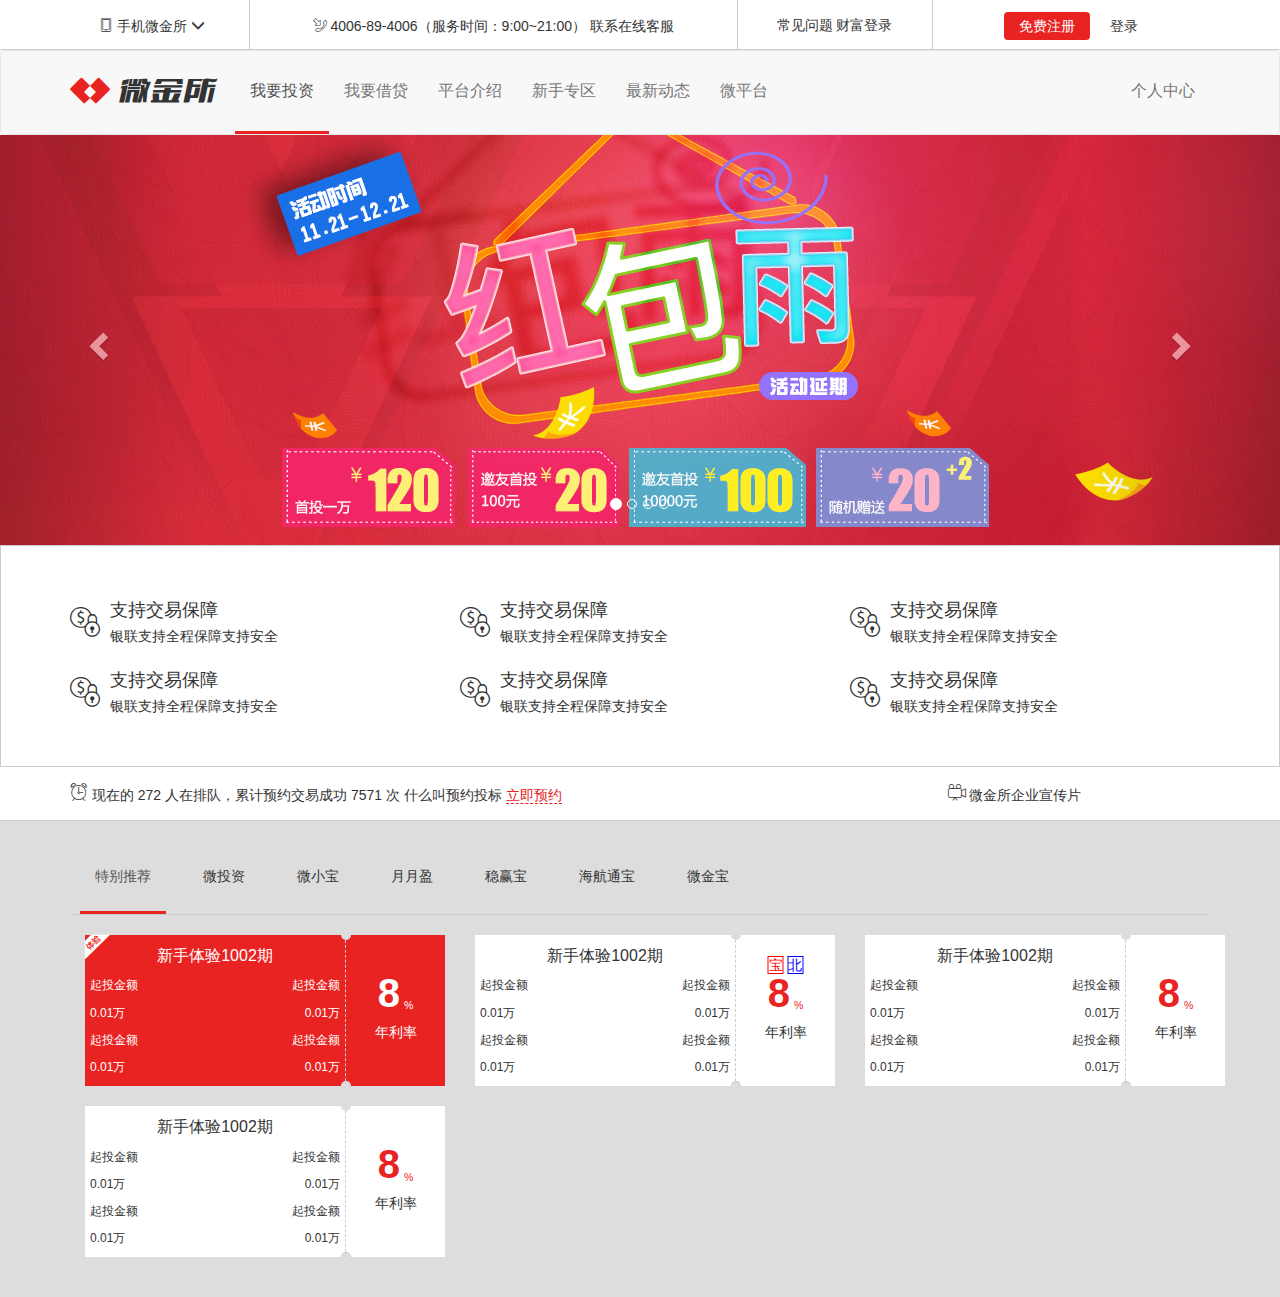
<file: index.html>
<!DOCTYPE html>
<html>
<head lang="en">
    <meta charset="UTF-8">
    <meta name="viewport"
          content="width=device-width, user-scalable=no, initial-scale=1.0, maximum-scale=1.0, minimum-scale=1.0"/>
    <link rel="stylesheet" href="./lib/bootstrap/css/bootstrap.css"/>
    <link rel="stylesheet" href="./css/base.css"/>
    <link rel="stylesheet" href="./css/wjs_index.css"/>
    <title>微金所项目</title>
</head>
<body>
    <!--头部分-->
    <div class="header hidden-xs hidden-sm">
        <div class="container">
            <div class="row">
                <div class="col-md-2">
                    <i class="wjs_icon wjs_icon_phone"></i>
                    <a href="javascript:;">手机微金所
                        <img src="./images/code.jpg"/>
                    </a>
                    <i class="glyphicon glyphicon-menu-down"></i>
                </div>
                <div class="col-md-5">
                    <i class="wjs_icon wjs_icon_tel"></i>
                    <a href="javascript:;">4006-89-4006（服务时间：9:00~21:00） 联系在线客服</a>
                </div>
                <div class="col-md-2">
                    <a href="javascript:;">常见问题</a>
                    <a href="javascript:;">财富登录</a>
                </div>
                <div class="col-md-3">
                    <button type="button" class="btn btn-danger">免费注册</button>
                    <button type="button" class="btn btn-link">登录</button>
                </div>
            </div>
        </div>
    </div>
    <!--导航栏-->
    <div class="nav">
        <nav class="navbar navbar-default wjs_nav">
            <div class="container">
                <div class="navbar-header">
                    <button type="button" class="navbar-toggle collapsed" data-toggle="collapse" data-target="#bs-example-navbar-collapse-1" aria-expanded="false">
                        <span class="sr-only">Toggle navigation</span>
                        <span class="icon-bar"></span>
                        <span class="icon-bar"></span>
                        <span class="icon-bar"></span>
                    </button>
                    <a class="navbar-brand" href="#">
                        <span class="wjs_icon wjs_icon_logo"></span>
                        <span class="wjs_icon wjs_icon_text"></span>
                    </a>
                </div>
                <div class="collapse navbar-collapse" id="bs-example-navbar-collapse-1">
                    <ul class="nav navbar-nav hidden-sm">
                        <li class="active"><a href="#">我要投资 <span class="sr-only">(current)</span></a></li>
                        <li><a href="#">我要借贷</a></li>
                        <li><a href="#">平台介绍</a></li>
                        <li><a href="#">新手专区</a></li>
                        <li><a href="#">最新动态</a></li>
                        <li><a href="#">微平台</a></li>
                    </ul>
                    <ul class="nav navbar-nav navbar-right">
                        <li><a href="#">个人中心</a></li>
                    </ul>
                </div>
            </div>
        </nav>
    </div>
    <!--轮播图-->
    <div class="banner">
        <div id="carousel-example-generic" class="carousel slide" data-ride="carousel">
            <ol class="carousel-indicators">
                <li data-target="#carousel-example-generic" data-slide-to="0" class="active"></li>
                <li data-target="#carousel-example-generic" data-slide-to="1"></li>
                <li data-target="#carousel-example-generic" data-slide-to="2"></li>
                <li data-target="#carousel-example-generic" data-slide-to="3"></li>
            </ol>
            <div class="carousel-inner" role="listbox">
                <div class="item active">
                    <a href="javascript:;" class="hidden-sm hidden-lg hidden-md">
                        <img src="./images/slide_01_640x340.jpg"/>
                    </a>
                    <a href="javascript:;" class="hidden-xs" style="background: url('./images/slide_01_2000x410.jpg') center bottom"></a>
                </div>
                <div class="item">
                    <a href="javascript:;" class="hidden-sm hidden-lg hidden-md">
                        <img src="./images/slide_01_640x340.jpg"/>
                    </a>
                    <a href="javascript:;" class="hidden-xs" style="background: url('./images/slide_02_2000x410.jpg') center bottom"></a>
                </div>
                <div class="item">
                    <a href="javascript:;" class="hidden-sm hidden-lg hidden-md">
                        <img src="./images/slide_01_640x340.jpg"/>
                    </a>
                    <a href="javascript:;" class="hidden-xs" style="background: url('./images/slide_03_2000x410.jpg') center bottom"></a>
                </div>
                <div class="item">
                    <a href="javascript:;" class="hidden-sm hidden-lg hidden-md">
                        <img src="./images/slide_01_640x340.jpg"/>
                    </a>
                    <a href="javascript:;" class="hidden-xs" style="background: url('./images/slide_04_2000x410.jpg') center bottom"></a>
                </div>
            </div>
            <a class="left carousel-control" href="#carousel-example-generic" role="button" data-slide="prev">
                <span class="glyphicon glyphicon-chevron-left" aria-hidden="true"></span>
                <span class="sr-only">Previous</span>
            </a>
            <a class="right carousel-control" href="#carousel-example-generic" role="button" data-slide="next">
                <span class="glyphicon glyphicon-chevron-right" aria-hidden="true"></span>
                <span class="sr-only">Next</span>
            </a>
        </div>
    </div>
    <!--信息块-->
    <div class="message">
        <div class="container">
            <div class="row">
                <a href="javascript:;" class="media hidden-xs hidden-sm col-lg-4 col-md-6">
                    <span class="media-left wjs_icon wjs_icon_E900"></span>
                    <div class="media-body">
                        <h4 class="media-heading">支持交易保障</h4>
                        <p>银联支持全程保障支持安全</p>
                    </div>
                </a>
                <a href="javascript:;" class="media hidden-xs hidden-sm col-lg-4 col-md-6">
                    <span class="media-left wjs_icon wjs_icon_E900"></span>
                    <div class="media-body">
                        <h4 class="media-heading">支持交易保障</h4>
                        <p>银联支持全程保障支持安全</p>
                    </div>
                </a>
                <a href="javascript:;" class="media hidden-xs hidden-sm col-lg-4 col-md-6">
                    <span class="media-left wjs_icon wjs_icon_E900"></span>
                    <div class="media-body">
                        <h4 class="media-heading">支持交易保障</h4>
                        <p>银联支持全程保障支持安全</p>
                    </div>
                </a>
                <a href="javascript:;" class="media hidden-xs hidden-sm col-lg-4 col-md-6">
                    <span class="media-left wjs_icon wjs_icon_E900"></span>
                    <div class="media-body">
                        <h4 class="media-heading">支持交易保障</h4>
                        <p>银联支持全程保障支持安全</p>
                    </div>
                </a>
                <a href="javascript:;" class="media hidden-xs hidden-sm col-lg-4 col-md-6">
                    <span class="media-left wjs_icon wjs_icon_E900"></span>
                    <div class="media-body">
                        <h4 class="media-heading">支持交易保障</h4>
                        <p>银联支持全程保障支持安全</p>
                    </div>
                </a>
                <a href="javascript:;" class="media hidden-xs hidden-sm col-lg-4 col-md-6">
                    <span class="media-left wjs_icon wjs_icon_E900"></span>
                    <div class="media-body">
                        <h4 class="media-heading">支持交易保障</h4>
                        <p>银联支持全程保障支持安全</p>
                    </div>
                </a>
            </div>
        </div>
    </div>
    <!--预约块-->
    <div class="reserve hidden-xs">
        <div class="container">
            <div class="row">
                <div class="col-sm-9">
                    <span class="wjs_icon wjs_icon_E906"></span>
                    <span>现在的 272 人在排队，累计预约交易成功 7571 次</span>
                    <a href="javascript:;">什么叫预约投标</a>
                    <a href="javascript:;">立即预约</a>
                </div>
                <div class="col-sm-3">
                    <span class="wjs_icon wjs_icon_E905"></span>
                    <a href="javascript:;">微金所企业宣传片</a>
                </div>
            </div>
        </div>
    </div>
    <!--产品块-->
    <div class="product">
        <div class="container">
            <div>
                <ul class="nav nav-tabs" role="tablist">
                    <li role="presentation" class="active"><a href="#product1" aria-controls="product1" role="tab" data-toggle="tab">特别推荐</a></li>
                    <li role="presentation"><a href="#product2" aria-controls="product2" role="tab" data-toggle="tab">微投资</a></li>
                    <li role="presentation"><a href="#product3" aria-controls="product3" role="tab" data-toggle="tab">微小宝</a></li>
                    <li role="presentation"><a href="#product4" aria-controls="product4" role="tab" data-toggle="tab">月月盈</a></li>
                    <li role="presentation"><a href="#product5" aria-controls="product5" role="tab" data-toggle="tab">稳赢宝</a></li>
                    <li role="presentation"><a href="#product6" aria-controls="product6" role="tab" data-toggle="tab">海航通宝</a></li>
                    <li role="presentation"><a href="#product7" aria-controls="product7" role="tab" data-toggle="tab">微金宝</a></li>
                </ul>
                <div class="tab-content">
                    <div role="tabpanel" class="tab-pane active" id="product1">
                        <div class="container">
                            <div class="row">
                                <div class="col-xs-12 col-sm-6 col-md-4">
                                    <div class="active product-box">
                                        <div class="product-box-left">
                                            <p>新手体验1002期</p>
                                            <div class="row">
                                                <div class="col-xs-6">
                                                    <p>起投金额</p>
                                                    <p>0.01万</p>
                                                </div>
                                                <div class="col-xs-6">
                                                    <p>起投金额</p>
                                                    <p>0.01万</p>
                                                </div>
                                                <div class="col-xs-6">
                                                    <p>起投金额</p>
                                                    <p>0.01万</p>
                                                </div>
                                                <div class="col-xs-6">
                                                    <p>起投金额</p>
                                                    <p>0.01万</p>
                                                </div>
                                            </div>
                                        </div>
                                        <div class="product-box-right">
                                            <b>8</b>
                                            <sub>%</sub>
                                            <p>年利率</p>
                                        </div>
                                    </div>
                                </div>
                                <div class="col-xs-12 col-sm-6 col-md-4">
                                    <div class="product-box">
                                        <div class="product-box-left">
                                            <p>新手体验1002期</p>
                                            <div class="row">
                                                <div class="col-xs-6">
                                                    <p>起投金额</p>
                                                    <p>0.01万</p>
                                                </div>
                                                <div class="col-xs-6">
                                                    <p>起投金额</p>
                                                    <p>0.01万</p>
                                                </div>
                                                <div class="col-xs-6">
                                                    <p>起投金额</p>
                                                    <p>0.01万</p>
                                                </div>
                                                <div class="col-xs-6">
                                                    <p>起投金额</p>
                                                    <p>0.01万</p>
                                                </div>
                                            </div>
                                        </div>
                                        <div class="product-box-right">
                                            <div class="tip">
                                                <!--<span>宝</span>-->
                                                <!--type="button":说明当前工具提示的类型，类型默认是按钮，如果不需要，可以修改为其它任意的元素类型-->
                                                <!--data-toggle="tooltip":说明当前插件/组件是一工具提示-->
                                                <!--data-placement="top"：提示出现的位置-->
                                                <!--title="提示文本"-->
                                                <span data-toggle="tooltip" data-placement="top" title="微金宝">宝</span>

                                                <span data-toggle="tooltip" data-placement="top" title="北京市">北</span>
                                            </div>
                                            <b>8</b>
                                            <sub>%</sub>
                                            <p>年利率</p>
                                        </div>
                                    </div>
                                </div>
                                <div class="col-xs-12 col-sm-6 col-md-4">
                                    <div class="product-box">
                                        <div class="product-box-left">
                                            <p>新手体验1002期</p>
                                            <div class="row">
                                                <div class="col-xs-6">
                                                    <p>起投金额</p>
                                                    <p>0.01万</p>
                                                </div>
                                                <div class="col-xs-6">
                                                    <p>起投金额</p>
                                                    <p>0.01万</p>
                                                </div>
                                                <div class="col-xs-6">
                                                    <p>起投金额</p>
                                                    <p>0.01万</p>
                                                </div>
                                                <div class="col-xs-6">
                                                    <p>起投金额</p>
                                                    <p>0.01万</p>
                                                </div>
                                            </div>
                                        </div>
                                        <div class="product-box-right">
                                            <b>8</b>
                                            <sub>%</sub>
                                            <p>年利率</p>
                                        </div>
                                    </div>
                                </div>
                                <div class="col-xs-12 col-sm-6 col-md-4">
                                    <div class="product-box">
                                        <div class="product-box-left">
                                            <p>新手体验1002期</p>
                                            <div class="row">
                                                <div class="col-xs-6">
                                                    <p>起投金额</p>
                                                    <p>0.01万</p>
                                                </div>
                                                <div class="col-xs-6">
                                                    <p>起投金额</p>
                                                    <p>0.01万</p>
                                                </div>
                                                <div class="col-xs-6">
                                                    <p>起投金额</p>
                                                    <p>0.01万</p>
                                                </div>
                                                <div class="col-xs-6">
                                                    <p>起投金额</p>
                                                    <p>0.01万</p>
                                                </div>
                                            </div>
                                        </div>
                                        <div class="product-box-right">
                                            <b>8</b>
                                            <sub>%</sub>
                                            <p>年利率</p>
                                        </div>
                                    </div>
                                </div>
                            </div>
                        </div>
                    </div>
                    <div role="tabpanel" class="tab-pane" id="product2">2</div>
                    <div role="tabpanel" class="tab-pane" id="product3">3</div>
                    <div role="tabpanel" class="tab-pane" id="product4">4</div>
                    <div role="tabpanel" class="tab-pane" id="product5">5</div>
                    <div role="tabpanel" class="tab-pane" id="product6">6</div>
                    <div role="tabpanel" class="tab-pane" id="product7">7</div>
                </div>
            </div>
        </div>
    </div>
    <!--新闻块-->
    <div class="news"></div>
    <!--伙伴块-->
    <div class="partner"></div>
<script src="lib/jquery/jquery.min.js"></script>
<script src="lib/bootstrap/js/bootstrap.min.js"></script>
    <script src="./js/index.js"></script>
</body>
</html>
</file>
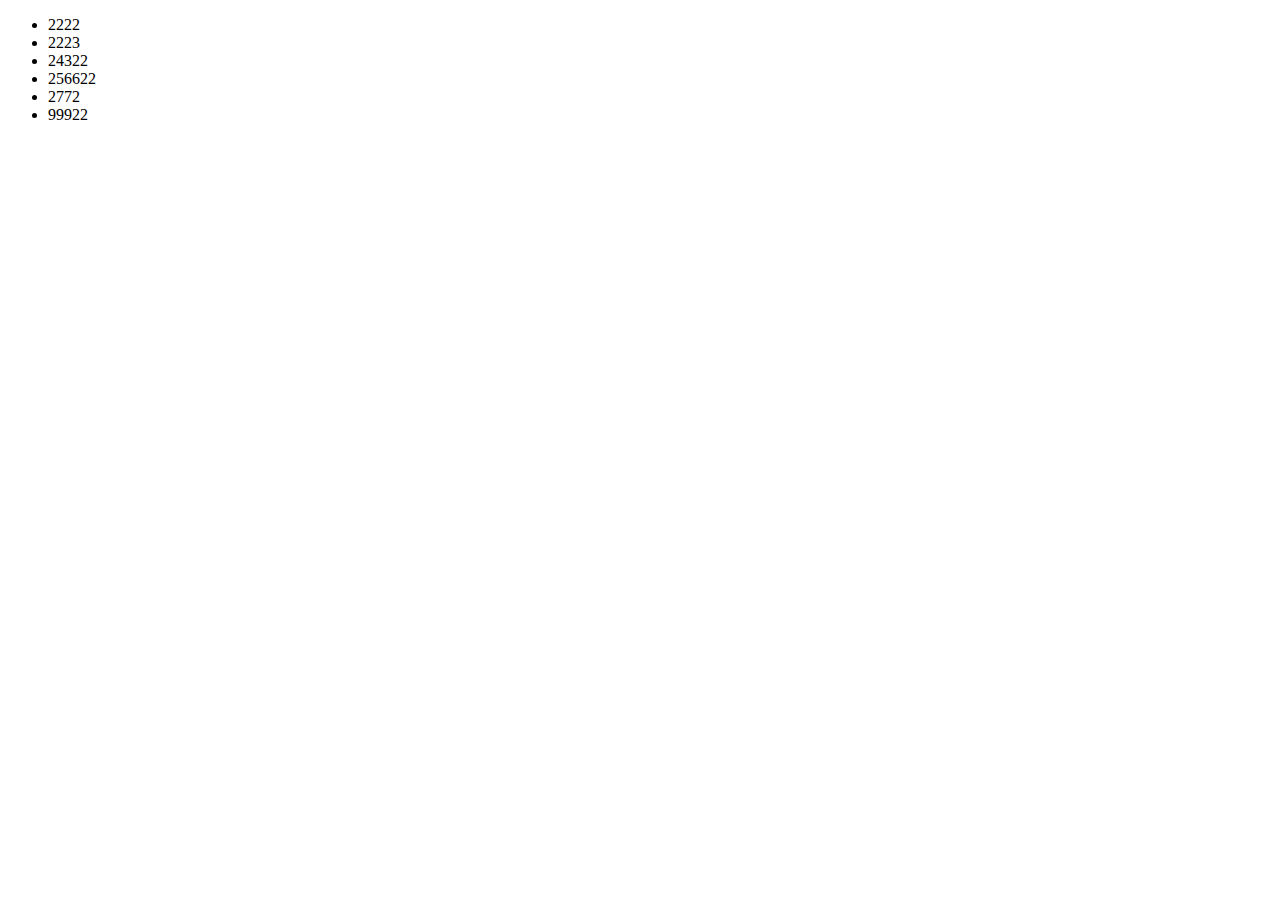
<file: less/index.html>
<!DOCTYPE html>
<html lang="en">
<head>
    <meta charset="UTF-8">
    <title>Title</title>
    <link rel="stylesheet" href="less.css">
</head>
<body>
<ul>
    <li>2222</li>
    <li>2223</li>
    <li>24322</li>
    <li>256622</li>
    <li>2772</li>
    <li>99922</li>
</ul>
</body>
</html>
</file>
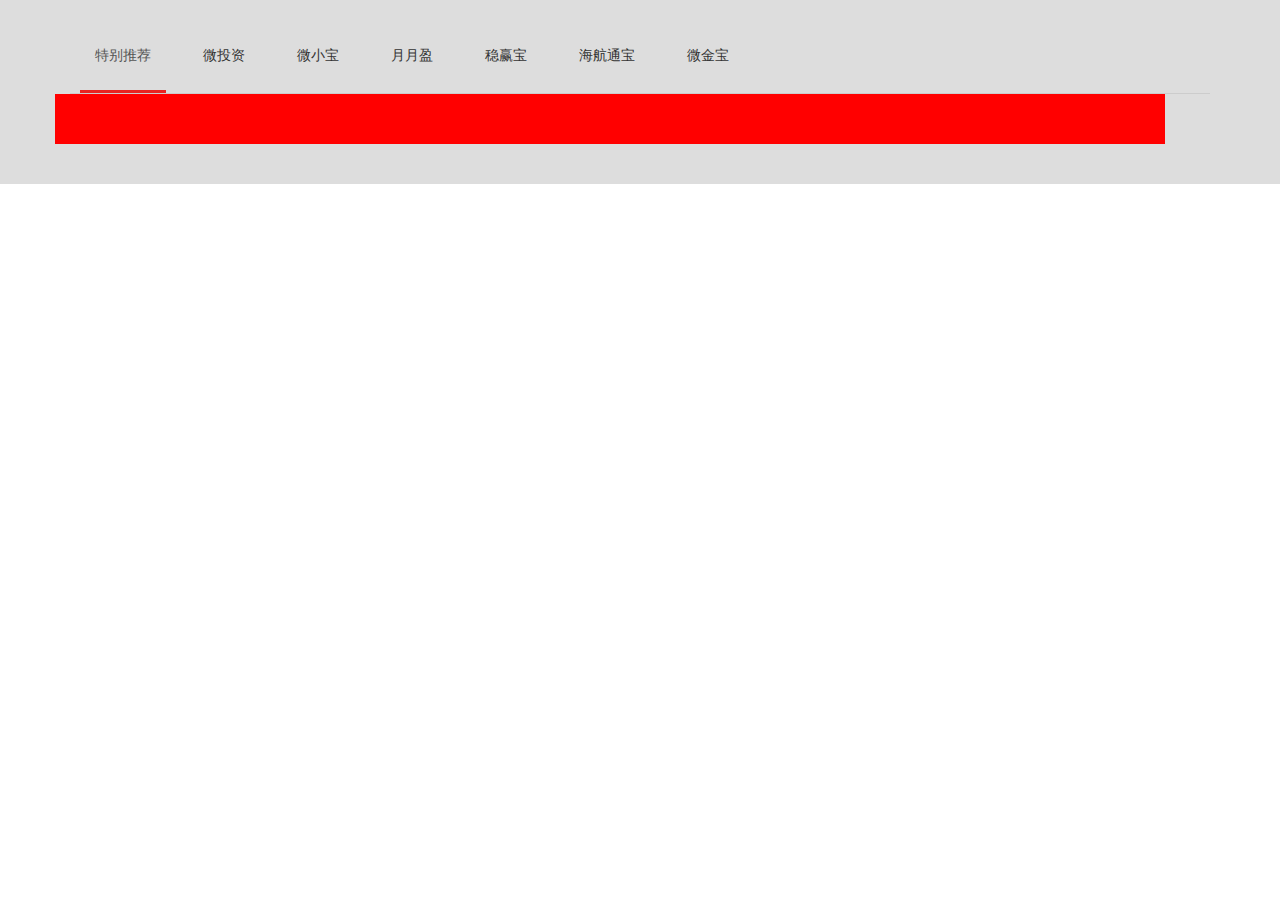
<file: sss.html>
<!DOCTYPE html>
<html>
<head lang="en">
    <meta charset="UTF-8">
    <meta name="viewport"
          content="width=device-width, user-scalable=no, initial-scale=1.0, maximum-scale=1.0, minimum-scale=1.0"/>
    <link rel="stylesheet" href="./lib/bootstrap/css/bootstrap.css"/>
    <link rel="stylesheet" href="./css/base.css"/>
    <link rel="stylesheet" href="./css/wjs_index1.css"/>
    <title></title>
</head>
<body>
<div class="product">
    <div class="container">
        <div>
            <ul class="nav nav-tabs" role="tablist">
                <li role="presentation" class="active"><a href="#product1" aria-controls="product1" role="tab" data-toggle="tab">特别推荐</a></li>
                <li role="presentation"><a href="#product2" aria-controls="product2" role="tab" data-toggle="tab">微投资</a></li>
                <li role="presentation"><a href="#product3" aria-controls="product3" role="tab" data-toggle="tab">微小宝</a></li>
                <li role="presentation"><a href="#product4" aria-controls="product4" role="tab" data-toggle="tab">月月盈</a></li>
                <li role="presentation"><a href="#product5" aria-controls="product5" role="tab" data-toggle="tab">稳赢宝</a></li>
                <li role="presentation"><a href="#product6" aria-controls="product6" role="tab" data-toggle="tab">海航通宝</a></li>
                <li role="presentation"><a href="#product7" aria-controls="product7" role="tab" data-toggle="tab">微金宝</a></li>
            </ul>
            <div class="tab-content">
                <div role="tabpanel" class="tab-pane active" id="product1">
                    <div class="container">
                        <div class="row">
                            <div class="row col-xs-12 col-sm-6 col-md-4" style="height: 50px;background-color: red;">
                                <!--<div class="product-box-left">-->
                                    <!--<p>新手体验1002期</p>-->
                                    <!--<div class="row">-->
                                        <!--<div class="col-xs-6">-->
                                            <!--<p>起投金额</p>-->
                                            <!--<p>0.01万</p>-->
                                        <!--</div>-->
                                        <!--<div class="col-xs-6">-->
                                            <!--<p>起投金额</p>-->
                                            <!--<p>0.01万</p>-->
                                        <!--</div>-->
                                        <!--<div class="col-xs-6">-->
                                            <!--<p>起投金额</p>-->
                                            <!--<p>0.01万</p>-->
                                        <!--</div>-->
                                        <!--<div class="col-xs-6">-->
                                            <!--<p>起投金额</p>-->
                                            <!--<p>0.01万</p>-->
                                        <!--</div>-->
                                    <!--</div>-->
                                <!--</div>-->
                                <!--<div class="product-box-right">-->
                                    <!--<b>8</b>-->
                                    <!--<sub>%</sub>-->
                                    <!--<p>年利率</p>-->
                                <!--</div>-->
                            </div>
                            <div class="row col-xs-12 col-sm-6 col-md-4" style="height: 50px;background-color: red;">
                                <!--<div class="product-box-left">-->
                                    <!--<p>新手体验1002期</p>-->
                                    <!--<div class="row">-->
                                        <!--<div class="col-xs-6">-->
                                            <!--<p>起投金额</p>-->
                                            <!--<p>0.01万</p>-->
                                        <!--</div>-->
                                        <!--<div class="col-xs-6">-->
                                            <!--<p>起投金额</p>-->
                                            <!--<p>0.01万</p>-->
                                        <!--</div>-->
                                        <!--<div class="col-xs-6">-->
                                            <!--<p>起投金额</p>-->
                                            <!--<p>0.01万</p>-->
                                        <!--</div>-->
                                        <!--<div class="col-xs-6">-->
                                            <!--<p>起投金额</p>-->
                                            <!--<p>0.01万</p>-->
                                        <!--</div>-->
                                    <!--</div>-->
                                <!--</div>-->
                                <!--<div class="product-box-right">-->
                                    <!--<b>8</b>-->
                                    <!--<sub>%</sub>-->
                                    <!--<p>年利率</p>-->
                                <!--</div>-->
                            </div>
                            <div class="row col-xs-12 col-sm-6 col-md-4" style="height: 50px;background-color: red;">
                                <!--<div class="product-box-left">-->
                                    <!--<p>新手体验1002期</p>-->
                                    <!--<div class="row">-->
                                        <!--<div class="col-xs-6">-->
                                            <!--<p>起投金额</p>-->
                                            <!--<p>0.01万</p>-->
                                        <!--</div>-->
                                        <!--<div class="col-xs-6">-->
                                            <!--<p>起投金额</p>-->
                                            <!--<p>0.01万</p>-->
                                        <!--</div>-->
                                        <!--<div class="col-xs-6">-->
                                            <!--<p>起投金额</p>-->
                                            <!--<p>0.01万</p>-->
                                        <!--</div>-->
                                        <!--<div class="col-xs-6">-->
                                            <!--<p>起投金额</p>-->
                                            <!--<p>0.01万</p>-->
                                        <!--</div>-->
                                    <!--</div>-->
                                <!--</div>-->
                                <!--<div class="product-box-right">-->
                                    <!--<b>8</b>-->
                                    <!--<sub>%</sub>-->
                                    <!--<p>年利率</p>-->
                                <!--</div>-->
                            </div>
                            <!--<div class="row col-xs-12 col-sm-6 col-md-4">-->
                                <!--<div class="product-box-left">-->
                                    <!--<p>新手体验1002期</p>-->
                                    <!--<div class="row">-->
                                        <!--<div class="col-xs-6">-->
                                            <!--<p>起投金额</p>-->
                                            <!--<p>0.01万</p>-->
                                        <!--</div>-->
                                        <!--<div class="col-xs-6">-->
                                            <!--<p>起投金额</p>-->
                                            <!--<p>0.01万</p>-->
                                        <!--</div>-->
                                        <!--<div class="col-xs-6">-->
                                            <!--<p>起投金额</p>-->
                                            <!--<p>0.01万</p>-->
                                        <!--</div>-->
                                        <!--<div class="col-xs-6">-->
                                            <!--<p>起投金额</p>-->
                                            <!--<p>0.01万</p>-->
                                        <!--</div>-->
                                    <!--</div>-->
                                <!--</div>-->
                                <!--<div class="product-box-right">-->
                                    <!--<b>8</b>-->
                                    <!--<sub>%</sub>-->
                                    <!--<p>年利率</p>-->
                                <!--</div>-->
                            <!--</div>-->
                            <!--<div class="row col-xs-12 col-sm-6 col-md-4">-->
                                <!--<div class="product-box-left">-->
                                    <!--<p>新手体验1002期</p>-->
                                    <!--<div class="row">-->
                                        <!--<div class="col-xs-6">-->
                                            <!--<p>起投金额</p>-->
                                            <!--<p>0.01万</p>-->
                                        <!--</div>-->
                                        <!--<div class="col-xs-6">-->
                                            <!--<p>起投金额</p>-->
                                            <!--<p>0.01万</p>-->
                                        <!--</div>-->
                                        <!--<div class="col-xs-6">-->
                                            <!--<p>起投金额</p>-->
                                            <!--<p>0.01万</p>-->
                                        <!--</div>-->
                                        <!--<div class="col-xs-6">-->
                                            <!--<p>起投金额</p>-->
                                            <!--<p>0.01万</p>-->
                                        <!--</div>-->
                                    <!--</div>-->
                                <!--</div>-->
                                <!--<div class="product-box-right">-->
                                    <!--<b>8</b>-->
                                    <!--<sub>%</sub>-->
                                    <!--<p>年利率</p>-->
                                <!--</div>-->
                            <!--</div>-->
                            <!--<div class="row col-xs-12 col-sm-6 col-md-4">-->
                                <!--<div class="product-box-left">-->
                                    <!--<p>新手体验1002期</p>-->
                                    <!--<div class="row">-->
                                        <!--<div class="col-xs-6">-->
                                            <!--<p>起投金额</p>-->
                                            <!--<p>0.01万</p>-->
                                        <!--</div>-->
                                        <!--<div class="col-xs-6">-->
                                            <!--<p>起投金额</p>-->
                                            <!--<p>0.01万</p>-->
                                        <!--</div>-->
                                        <!--<div class="col-xs-6">-->
                                            <!--<p>起投金额</p>-->
                                            <!--<p>0.01万</p>-->
                                        <!--</div>-->
                                        <!--<div class="col-xs-6">-->
                                            <!--<p>起投金额</p>-->
                                            <!--<p>0.01万</p>-->
                                        <!--</div>-->
                                    <!--</div>-->
                                <!--</div>-->
                                <!--<div class="product-box-right">-->
                                    <!--<b>8</b>-->
                                    <!--<sub>%</sub>-->
                                    <!--<p>年利率</p>-->
                                <!--</div>-->
                            <!--</div>-->
                        </div>
                    </div>
                </div>
            </div>
        </div>
    </div>
</div>
</body>
<script src="lib/jquery/jquery.min.js"></script>
<script src="lib/bootstrap/js/bootstrap.min.js"></script>
</html>
</file>
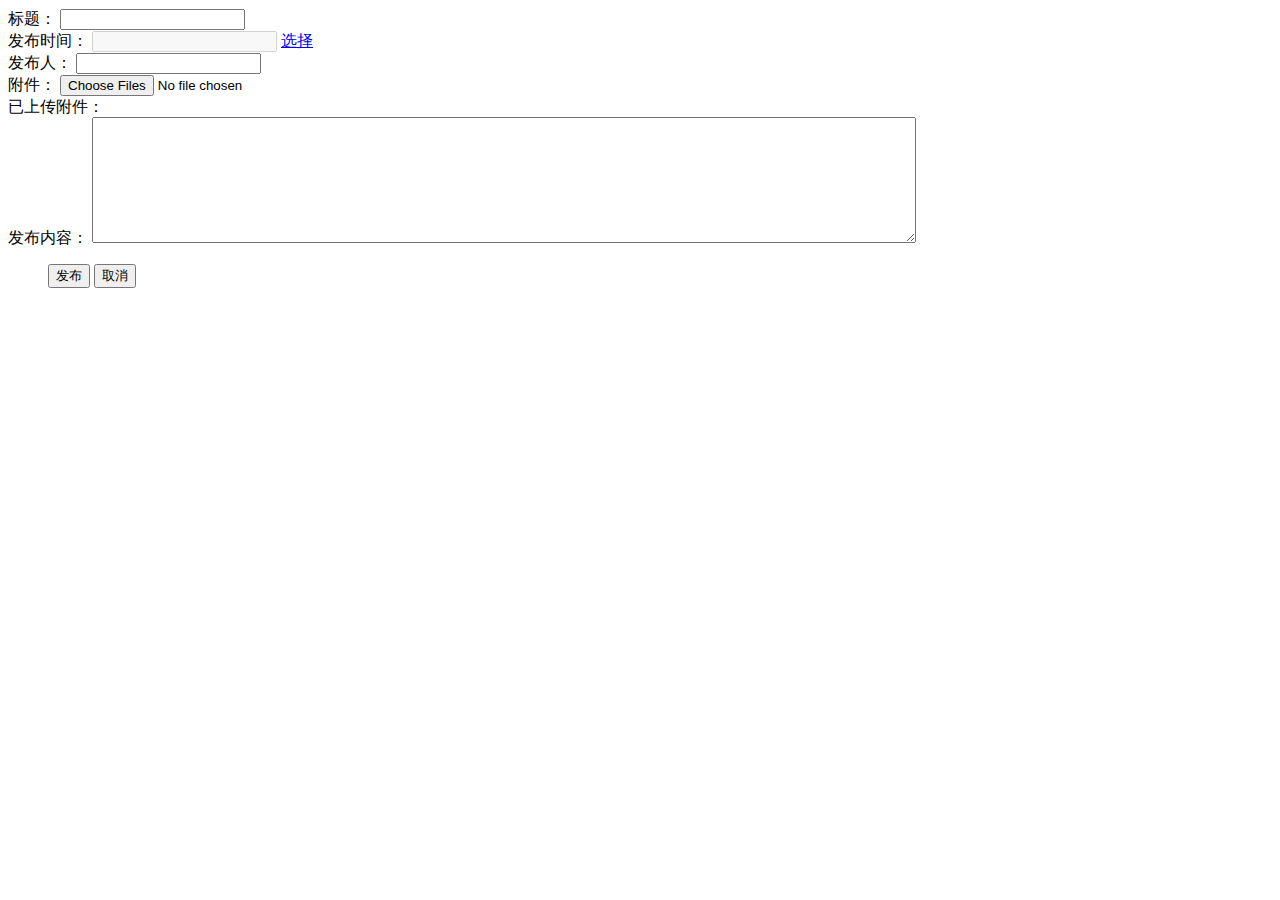
<file: 1/newsAdd.html>
<!doctype html>
<html lang="en">
<head>
	<meta charset="UTF-8">
	<title>Document</title>
	<style>
		#close{
			width:20px;
			height:20px;
		}
		li{
			display:inline-block;
		}
	</style>
</head>
<body>
<div style="display:block; overflow:hidden;  line-height:21px;">
	<div class="tabs">
		<div class="tabsContent newsAdd" layoutH="7">
			<form method="post" action="/LiveVideo/admin/news/saveNews.do" class="pageForm required-validate"
				  onsubmit="return validateCallback_23(this,getNewsFormContent)">
				<div class="pageFormContent" layoutH="60">
					<div class="unit">
						<label>标题：</label>
						<input name="name" class="required" type="text">
					</div>
					<div class="unit">
						<label>发布时间：</label>  <!--   -->
						<input type="text" name="date10" class="date required" dateFmt="yyyy-MM-dd HH:mm:ss" disabled="disabled"/>
						<a class="inputDateButton" href="javascript:;">选择</a>
					</div>
					<div class="unit">
						<label>发布人：</label>
						<input name="name2" class="required"  type="text">
					</div>
					<div class="unit">
						<label>附件：</label>
						<input  id='news1' type="file"  multiple="multiple" name="data"/>

					</div>
					<div class="unit">
						<label class="fq">已上传附件：</label>
						<a class="pdf" onclick="$('.pdf').show();" id='con'></a>
					</div><!-- 点击删除  <img alt="" src="../img/close24.png">-->
					<!-- <li><a class="delete"  href="/LiveVideo/admin/deleteNoticeAnnex.do "
                  onclick="deleteNoticeAnnex($(this),event);"><span>删除</span></a></li>	 -->
					<div class="unit">
						<label>发布内容：</label>
							<textarea name="description" rows="8" cols="100">
							</textarea>
					</div>
				</div>
				<div class="formBar">
					<ul>
						<li><div class="buttonActive"><div class="buttonContent"><button type="submit">发布</button></div></div></li>
						<li><div class="button"><div class="buttonContent"><button type="button" class="close">取消</button></div></div></li>
					</ul>
				</div>
			</form>
		</div>
	</div>
</div>
</body>
</html>


<!-- <img src="./img/close24.png" > -->
<!-- 添加多个附件显示 -->
<script src="jquery.js"></script>
 <script>
 var demo = document.getElementById('news1');
 /*demo.addEventListener('change', function() {
     var files = this.files;
     console.log(files);
     var str = '';
     for (var i = 0, len = files.length; i < len; i++) {
         console.log(files[i]);
         str += '<li>' + files[i].name +'</li>'+ '<img id="close"  src="../images/code.jpg" >';
     };
     document.getElementById('con').innerHTML = str;
 }, false);*/
 
/* $("#close").on("click",function() {
	 var dataSubmit = {"table": { "tableName": "Pub_Query", "row": {"CurrentPage": "1","PageRecord": "20","table":{"row":[{}]}} }};	
	 var dataRow=dataSubmit.table.row;
	 var dataRow4=dataSubmit.table.row.table.row[0];
	 $.ajax({
			type : "get",
			url :'/LiveVideo/admin/deleteNewsAnnex.do',
			dataType : "json",
			data :{"datas":JSON.stringify(dataSubmit)} ,
			error : function() {
				alert("数据加载失败，请重新加载...");		
			},
			success : function(data) {
				console.log(data);
					alert("删除成功");		
									
			}
		});	
	 
 });*/


 demo.addEventListener('change', function() {
	 var files = this.files;
	 //console.log(files);
	 var str = '';
	 for (var i = 0, len = files.length; i < len; i++) {
		/* console.log(files[i].name);*/
		 str += '<li>' + files[i].name +'</li>----'/*+ '<img id="close"  src="../images/code.jpg" >'*/;
		 console.log($("#con").children().text());
	 };
	 document.getElementById('con').innerHTML = str;
	 //console.log(files[i]);

 }, false);

 $("#close").on("click",function() {
	 var formData=$("#con").children().text();
	 if(confirm("确定要添加附件吗?")){
		 console.log($('#con')[0].files[0]);
		 formData.append('file', $('#news1')[0].files[0]);
		 $.ajax({
			 url: '/LiveVideo/admin/course/upload.do',
			 type: 'POST',
			 cache: false,
			 data: formData,
			 processData: false,
			 contentType: false,
			 dataType: "json",
			 success: function (res) {
				 if (res.error == 0) {
					 $(".newsAdd input:eq(3)").attr("name", res.datas.table.row.contentid);
				 }
			 }
		 })
	 }
 })



 function uploadFile1(){  //提交文件方法
	// var formData = new FormData();

	// console.log(files[i].name);
	 if(confirm("确定要添加附件吗?")){
		 console.log($('#con')[0].files[0]);
		 formData.append('file', $('#news1')[0].files[0]);
		 $.ajax({
			 url: '/LiveVideo/admin/course/upload.do',
			 type: 'POST',
			 cache: false,
			 data: formData,
			 processData: false,
			 contentType: false,
			 dataType: "json",
			 success: function (res) {
				 if (res.error == 0) {
					 $(".newsAdd input:eq(3)").attr("name", res.datas.table.row.contentid);
				 }
			 }
		 })
	 }
 }
			/* }).done(function(res) {
			 console.log(res);
			 $(".newsAdd input:eq(3)").attr("name",res.datas.table.row.contentid);
			 //用户修改
			 var dataRow5=res.datas.table.row;
			 console.log(dataRow5);
			 $(".newsAdd a").attr("href",dataRow5.fullname);
			 //$(".newsAdd a").html(dataRow5.filename);
		 }).fail(function(res) {
			 alert("附件上传失败！");
		 });	 	}*/



</script>
</file>
<file: css/base.css>
/*公共css样式*/
body{
    font-family: "Microsoft YaHei",sans-serif;
    font-size: 14px;
    color: #333;
}
a{
    text-decoration: none;
    color: #333;
}
a:hover{
    text-decoration: none;
    color: #333;
}
/*左边距*/
.m_l10{
    margin-left: 10px;
}
/*右边距*/
.m_r10{
    margin-right: 10px;
}
/*自定义字体*/
@font-face {
    font-family: 'wjs';
    src: url('../fonts/MiFie-Web-Font.eot'); /* IE9*/
    src: url('../fonts/MiFie-Web-Font.eot') format('embedded-opentype'), /* IE6-IE8 */
    url('../fonts/MiFie-Web-Font.woff') format('woff'), /* chrome、firefox */
    url('../fonts/MiFie-Web-Font.ttf') format('truetype'), /* chrome、firefox、opera、Safari, Android, iOS 4.2+*/
    url('../fonts/MiFie-Web-Font.svg') format('svg'); /* iOS 4.1- */
}
/*自定义字体使用样式*/
.wjs_icon{
    font-family: wjs;
}

/*手机图标对应的编码*/
.wjs_icon_phone::before{
     content: "\e908";
 }
/*电话图标对应的编码*/
.wjs_icon_tel::before{
    content: "\e909";
    font-size: 14px;
}
/*wjs logo*/
.wjs_icon_logo::before{
    content: "\e920";
}
/*wjs 文本*/
.wjs_icon_text::before{
    content: "\e93e";
}
.wjs_icon_new01::before{
    content: "\e90e";
}
.wjs_icon_new02::before{
    content: "\e90f";
}
.wjs_icon_new03::before{
    content: "\e910";
}
.wjs_icon_new04::before{
    content: "\e911";
}
.wjs_icon_partner01::before{
    content:"\e946";
}
.wjs_icon_partner02::before{
    content: "\e92f";
}
.wjs_icon_partner03::before{
    content: "\e92e";
}
.wjs_icon_partner04::before{
    content: "\e92a";
}
.wjs_icon_partner05::before{
    content: "\e929";
}
.wjs_icon_partner06::before{
    content: "\e931";
}
.wjs_icon_partner07::before{
    content: "\e92c";
}
.wjs_icon_partner08::before{
    content: "\e92b";
}
.wjs_icon_partner09::before{
    content: "\e92d";
}
.wjs_iconn_E903::before{
    content: "\e903";
}
.wjs_icon_E906::before{
    content: "\e906";
}
.wjs_icon_E905::before{
    content: "\e905";
}
.wjs_icon_E907::before{
    content: "\e907";
}
.wjs_icon_E901::before{
    content: "\e901";
}
.wjs_icon_E900::before{
    content: "\e900";
}
.wjs_icon_E904::before{
    content: "\e904";
}
.wjs_icon_E902::before{
    content: "\e902";
}
.wjs_icon_E906::before{
    content: "\e906";
}
</file>
<file: css/wjs_index.css>
.header {
  height: 50px;
  line-height: 50px;
  border-bottom: 1px solid #ccc;
  text-align: center;
}
.header i {
  font-style: normal;
}
.header .row > div:nth-of-type(-n+3) {
  border-right: 1px solid #cccccc;
}
.header .row > .col-md-2 a {
  position: relative;
  display: inline-block;
  height: 100%;
}
.header .row > .col-md-2 a:hover img {
  display: block;
  top: 49px;
  border: 1px solid #cccccc;
  border-top: none;
}
.header .row > .col-md-2 img {
  position: absolute;
  top: 0;
  left: 50%;
  transform: translateX(-50%);
  display: none;
  z-index: 99;
}
.header .row > .col-md-3 .btn-danger {
  background-color: #e92322;
  border: none;
}
.header .row > .col-md-3 .btn {
  padding: 4px 15px;
}
.header .row > .col-md-3 .btn-link {
  text-decoration: none;
  color: #333;
}
.nav {
  text-align: center;
}
.nav .wjs_nav {
  /*�޸ĵ��������ʽ*/
}
.nav .wjs_nav.navbar {
  margin-bottom: 0;
}
.nav .wjs_nav .navbar-brand {
  height: 80px;
  line-height: 50px;
}
.nav .wjs_nav .navbar-brand > .wjs_icon {
  font-size: 40px;
}
.nav .wjs_nav .navbar-brand > span:first-of-type {
  color: #e92322;
}
.nav .wjs_nav .navbar-brand > span:last-of-type {
  color: #333;
}
.nav .wjs_nav .navbar-nav > li > a {
  line-height: 50px;
  font-size: 16px;
}
.nav .wjs_nav .navbar-nav > li > a:hover,
.nav .wjs_nav .navbar-nav > li a:focus {
  color: #777;
  border-bottom: 3px solid #e92322;
}
.nav .wjs_nav .navbar-nav .active > a,
.nav .wjs_nav .navbar-nav .active a:hover,
.nav .wjs_nav .navbar-nav .active a:focus {
  background-color: transparent;
  border-bottom: 3px solid #e92322;
}
.nav .wjs_nav .navbar-toggle {
  margin-top: 23px;
}
.banner .carousel-inner {
  overflow: hidden;
}
.banner .carousel-inner > div {
  overflow: hidden;
}
.banner .carousel-inner > div .hidden-xs {
  display: block;
  height: 410px;
  width: 100%;
  -webkit-background-size: cover;
  background-size: cover;
}
.banner .carousel-inner > div .hidden-sm {
  width: 100%;
  display: block;
}
.banner .carousel-inner > div .hidden-sm img {
  width: 100%;
}
.message {
  padding: 40px;
  border: 1px solid #cccccc;
}
.message .media {
  display: block;
}
.message .media:hover {
  color: #e92322;
}
.message .media:first-child {
  margin-top: 15px;
}
.message .media > span {
  font-size: 30px;
}
.reserve {
  line-height: 50px;
  border-bottom: 1px solid #cccccc;
}
.reserve a:hover {
  color: #e92322;
}
.reserve .wjs_icon {
  font-size: 18px;
}
.reserve .col-sm-9 a:nth-of-type(2) {
  color: #e92322;
  border-bottom: 1px dashed #e92322;
}
.product {
  overflow: hidden;
  background-color: #dddddd;
}
.product .container {
  margin-bottom: 20px;
}
.product .nav-tabs {
  border-bottom: 1px solid #cccccc;
}
.product .nav-tabs > li {
  margin-top: 20px;
  padding: 0 10px;
  margin-bottom: 0;
}
.product .nav-tabs > li.active a {
  background-color: #dddddd;
  border-bottom: 3px solid #e92322;
}
.product .nav-tabs > li > a,
.product .nav-tabs > li a:hover,
.product .nav-tabs > li a:focus {
  border: none;
  border-radius: 0;
}
.product .nav-tabs > li a {
  box-sizing: border-box;
  padding: 25px 15px;
}
.product .nav-tabs > li a:hover {
  background-color: #dddddd;
  border-bottom: 3px solid #e92322;
}
.product .nav-tabs > li a:focus {
  border-bottom: 3px solid #e92322;
}
.product .tab-content {
  position: relative;
}
.product .tab-content .tab-pane > .container > .row > div {
  margin-top: 20px;
}
.product .product-box {
  background-color: #fff;
  overflow: hidden;
}
.product .product-box.active {
  background-color: #e92322;
  color: #fff;
}
.product .product-box.active::before {
  content: "\e915";
  font-family: "wjs";
  position: absolute;
  left: 15px;
  top: -5px;
  font-size: 25px;
}
.product .product-box.active .product-box-right > b,
.product .product-box.active sub {
  color: #fff;
}
.product .product-box-left {
  margin-right: 100px;
  margin-top: 10px;
}
.product .product-box-left > p {
  text-align: center;
  font-size: 16px;
}
.product .product-box-left .row div {
  padding-left: 20px;
  font-size: 12px;
}
.product .product-box-left .row div:nth-child(2n) {
  text-align: right;
  padding-right: 20px;
}
.product .product-box-right {
  text-align: center;
  position: absolute;
  width: 100px;
  top: 0;
  right: 15px;
  height: 100%;
  border-left: 1px dashed #ccc;
  padding-top: 30px;
}
.product .product-box-right > b {
  font-size: 40px;
}
.product .product-box-right > b,
.product .product-box-right sub {
  color: #e92322;
}
.product .product-box-right .tip {
  width: 100%;
  position: absolute;
  left: 50%;
  top: 20px;
  transform: translateX(-50%);
}
.product .product-box-right .tip > span {
  cursor: pointer;
}
.product .product-box-right .tip > span:first-of-type {
  color: red;
  border: 1px solid red;
}
.product .product-box-right .tip > span:last-of-type {
  color: blue;
  border: 1px solid blue;
}
.product .product-box-right::before {
  content: "";
  width: 10px;
  height: 10px;
  border-radius: 50%;
  background-color: #dddddd;
  position: absolute;
  top: -5px;
  left: -5px;
  box-shadow: 0 -1px -1px #cccccc inset;
}
.product .product-box-right::after {
  content: "";
  width: 10px;
  height: 10px;
  border-radius: 50%;
  background-color: #dddddd;
  position: absolute;
  bottom: -5px;
  left: -5px;
  box-shadow: 0 1px 1px #ccc inset;
}
</file>
<file: less/less.css>
/*1/注释*/
/*注释会显示*/
/*2、变量*/
/*3、混入*/
p {
  color: red;
}
.ppp {
  width: 4000px;
}
</file>
<file: css/wjs_index1.css>
.product {
  overflow: hidden;
  background-color: #dddddd;
}
.product .container {
  margin-bottom: 20px;
}
.product .nav-tabs {
  border-bottom: 1px solid #cccccc;
}
.product .nav-tabs > li {
  margin-top: 20px;
  padding: 0 10px;
  margin-bottom: 0;
}
.product .nav-tabs > li.active a {
  background-color: #dddddd;
  border-bottom: 3px solid #e92322;
}
.product .nav-tabs > li > a,
.product .nav-tabs > li a:hover,
.product .nav-tabs > li a:focus {
  border: none;
  border-radius: 0;
}
.product .nav-tabs > li a {
  box-sizing: border-box;
  padding: 25px 15px;
}
.product .nav-tabs > li a:hover {
  background-color: #dddddd;
  border-bottom: 3px solid #e92322;
}
.product .nav-tabs > li a:focus {
  border-bottom: 3px solid #e92322;
}
</file>
